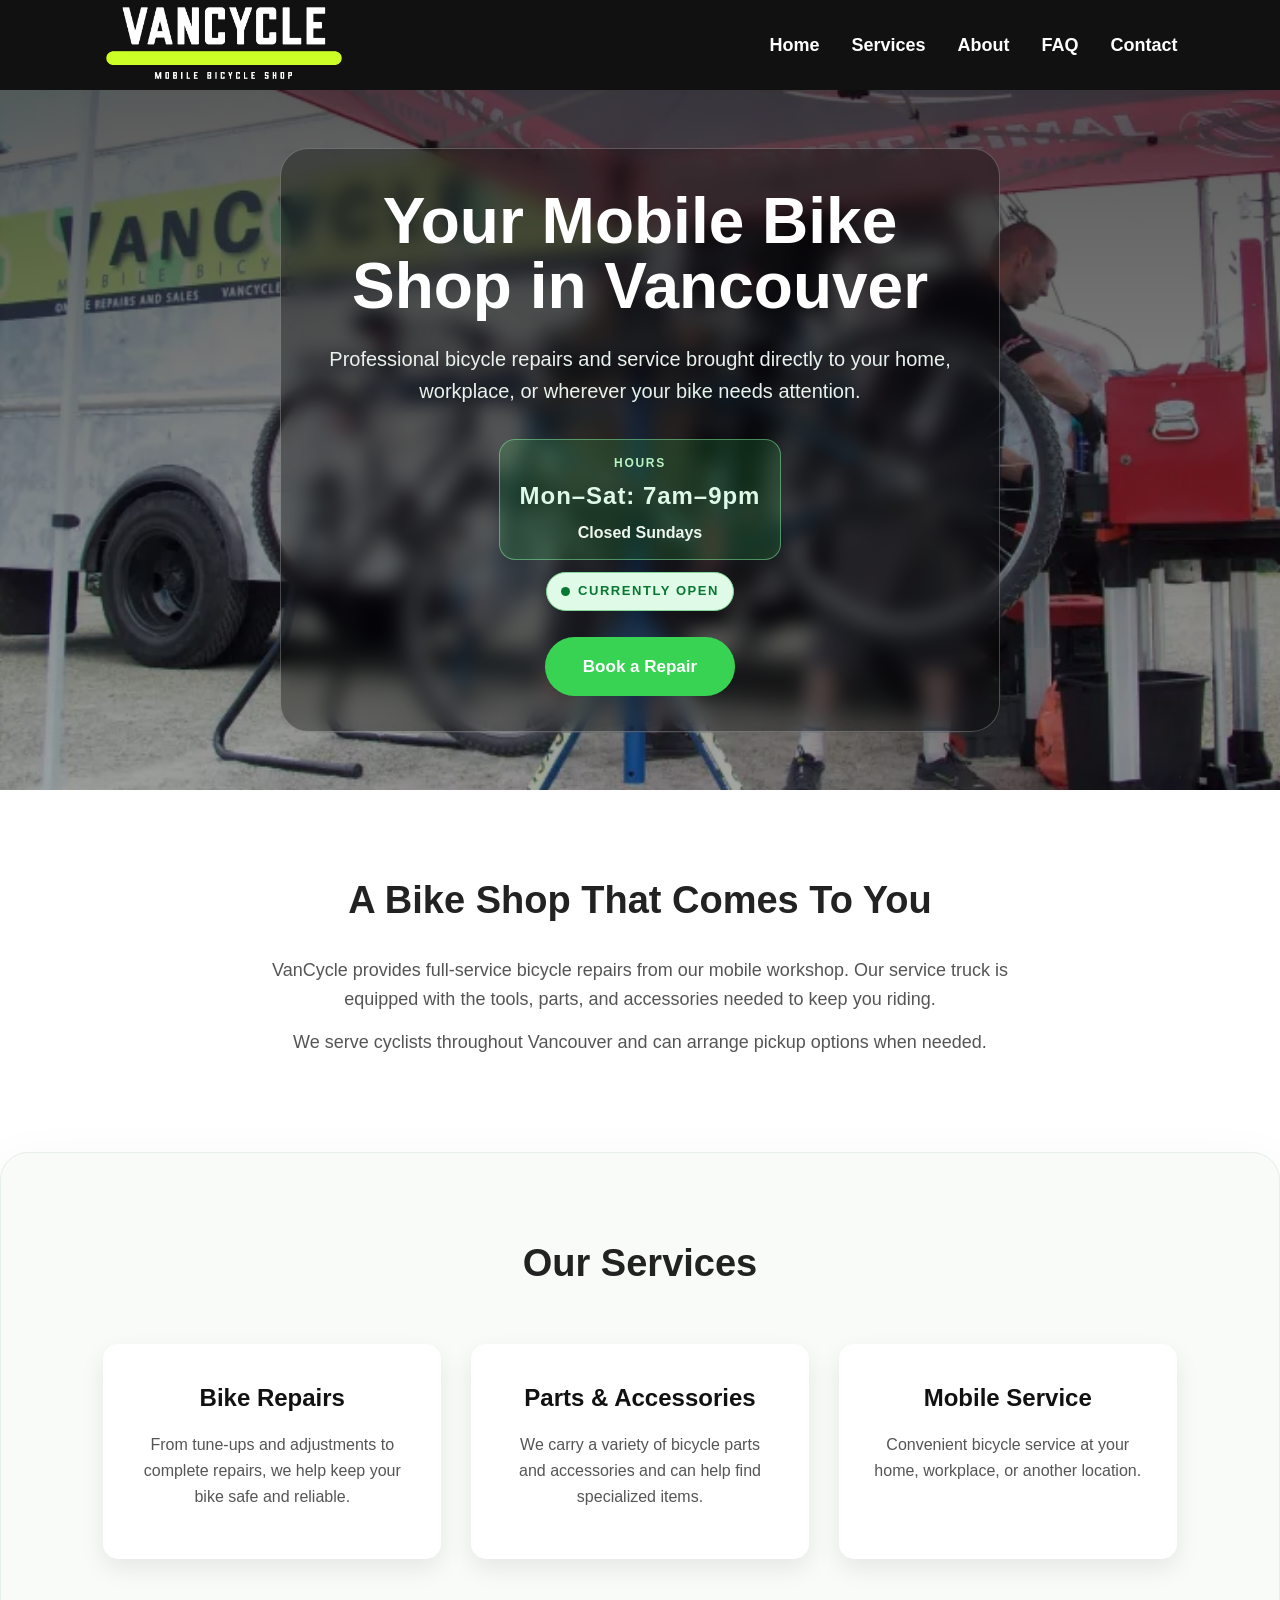
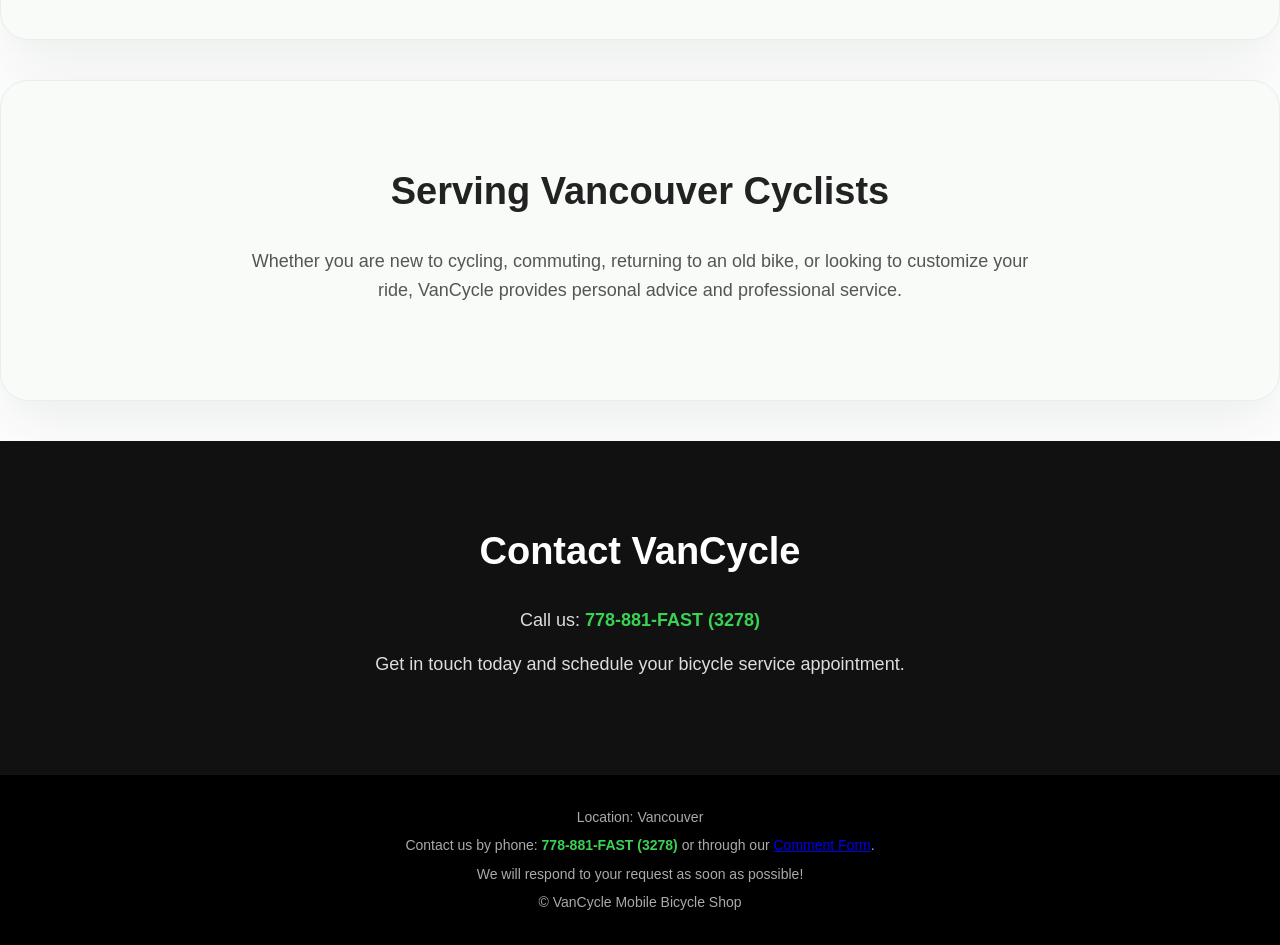
<file: index.html>
<!DOCTYPE html>
<html lang="en">
<head>
    <meta charset="UTF-8">
    <meta name="viewport" content="width=device-width, initial-scale=1.0">
    <title>VanCycle Mobile Bicycle Shop</title>
    <link rel="stylesheet" href="vancycle.css">
</head>

<body>

<header>
    <nav>
        <h1><img src="./VC Website Images/Van Cycle.png" alt="VanCycle logo"></h1>
        <input type="checkbox" id="nav-toggle" class="nav-toggle">
        <label for="nav-toggle" class="nav-toggle-label"><span></span><strong>Menu</strong></label>
        <ul class="nav-links">
            <li><a href="index.html">Home</a></li>
            <li><a href="VCServices.html">Services</a></li>
            <li><a href="VCAbout.html">About</a></li>
            <li><a href="VCFAQ.html">FAQ</a></li>
            <li><a href="VCContact.html">Contact</a></li>
        </ul>
    </nav>
</header>


<section class="hero">
    <div class="hero-content">
        <h2>Your Mobile Bike Shop in Vancouver</h2>
        <p>
            Professional bicycle repairs and service brought directly to your
            home, workplace, or wherever your bike needs attention.
        </p>

        <div class="hero-hours">
            <div class="hours-box hero-hours-box">
                <span class="hours-label">Hours</span>
                <strong>Mon–Sat: 7am–9pm</strong>
                <span class="hours-closed">Closed Sundays</span>
            </div>
            <div class="store-status status-open" id="home-store-status">
                <span class="status-dot"></span>
                <span class="status-text">Currently Open</span>
            </div>
        </div>

        <a class="button" href="VCComment.html">Book a Repair</a>
    </div>
</section>


<section class="intro">

    <h2>A Bike Shop That Comes To You</h2>

    <p>
        VanCycle provides full-service bicycle repairs from our mobile workshop.
        Our service truck is equipped with the tools, parts, and accessories
        needed to keep you riding.
    </p>

    <p>
        We serve cyclists throughout Vancouver and can arrange pickup options
        when needed.
    </p>

</section>


<section class="services">

    <h2>Our Services</h2>

    <div class="cards">

        <div class="card">
            <h3>Bike Repairs</h3>
            <p>
                From tune-ups and adjustments to complete repairs, we help keep
                your bike safe and reliable.
            </p>
        </div>


        <div class="card">
            <h3>Parts & Accessories</h3>
            <p>
                We carry a variety of bicycle parts and accessories and can
                help find specialized items.
            </p>
        </div>


        <div class="card">
            <h3>Mobile Service</h3>
            <p>
                Convenient bicycle service at your home, workplace, or another
                location.
            </p>
        </div>

    </div>

</section>


<section class="about">

    <h2>Serving Vancouver Cyclists</h2>

    <p>
        Whether you are new to cycling, commuting, returning to an old bike,
        or looking to customize your ride, VanCycle provides personal advice
        and professional service.
    </p>

</section>


<section id="contact" class="contact">

    <h2>Contact VanCycle</h2>

    <p>Call us: <strong><a class="phone-link" href="tel:7788813278">778-881-FAST (3278)</a></strong></p>

    <p>
        Get in touch today and schedule your bicycle service appointment.
    </p>

</section>


<footer>
    <p>Location: Vancouver</p>
    <p>Contact us by phone: <strong><a class="phone-link" href="tel:7788813278">778-881-FAST (3278)</a></strong> or through our <a href="VCComment.html">Comment Form</a>.</p>
    <p>We will respond to your request as soon as possible!</p>
    <p>© VanCycle Mobile Bicycle Shop</p>
</footer>

<script>
    (function () {
        const now = new Date();
        const day = now.getDay();
        const hour = now.getHours();

        const isStoreOpen = day >= 1 && day <= 6 && hour >= 7 && hour < 21;
        const homeHoursBox = document.querySelector('.hero-hours');
        const homeStoreStatus = document.getElementById('home-store-status');

        if (homeHoursBox && !isStoreOpen) {
            homeHoursBox.classList.add('is-out-of-hours');
        }

        if (homeStoreStatus) {
            homeStoreStatus.classList.toggle('status-open', isStoreOpen);
            homeStoreStatus.classList.toggle('status-closed', !isStoreOpen);
            homeStoreStatus.querySelector('.status-text').textContent = isStoreOpen ? 'Currently Open' : 'Currently Closed';
        }
    })();
</script>

</body>
</html>
</file>
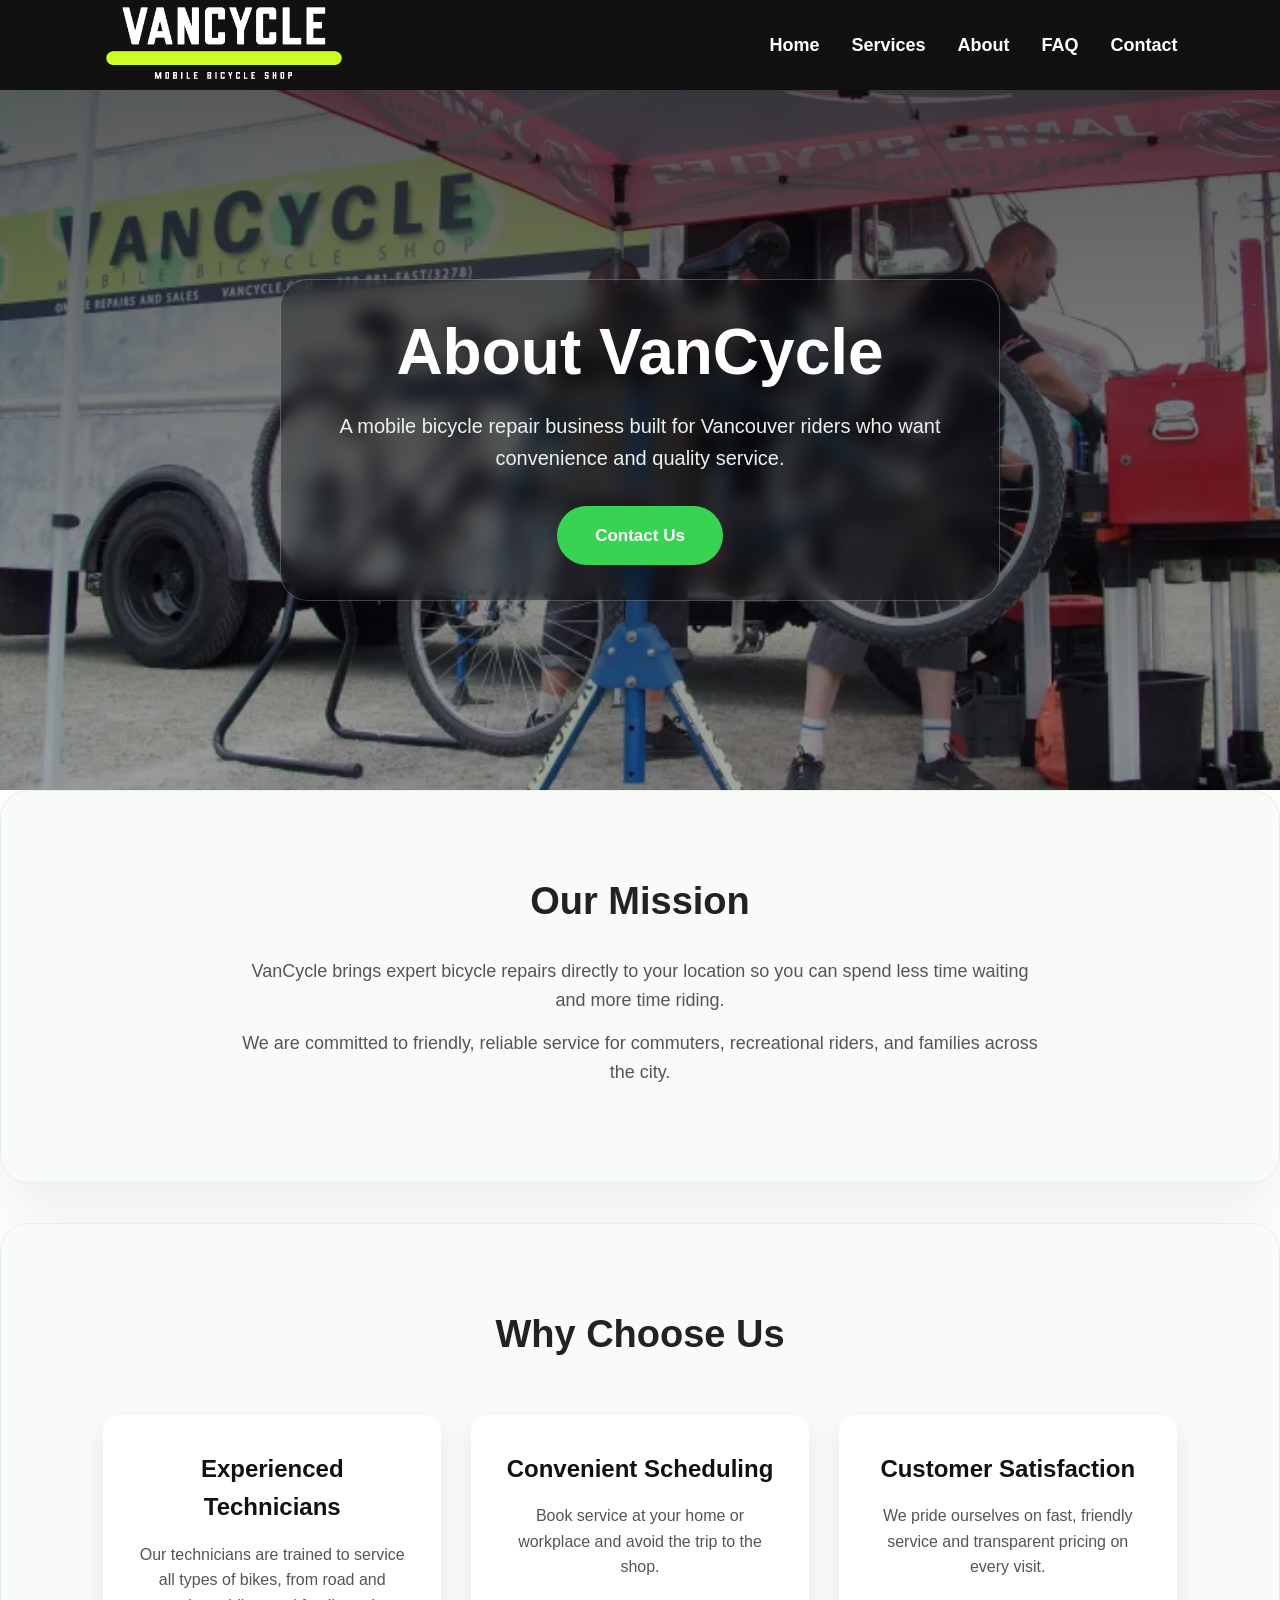
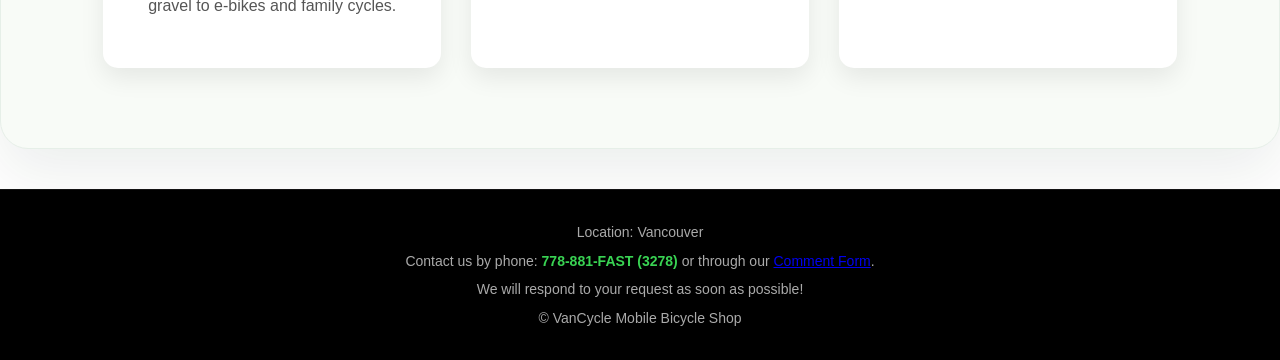
<file: VCAbout.html>
<!DOCTYPE html>
<html lang="en">
<head>
    <meta charset="UTF-8">
    <meta name="viewport" content="width=device-width, initial-scale=1.0">
    <title>About | VanCycle Mobile Bicycle Shop</title>
    <link rel="stylesheet" href="vancycle.css">
</head>
<body>

<header>
    <nav>
        <h1><img src="./VC Website Images/Van Cycle.png" alt="VanCycle logo"></h1>
        <input type="checkbox" id="nav-toggle" class="nav-toggle">
        <label for="nav-toggle" class="nav-toggle-label"><span></span><strong>Menu</strong></label>
        <ul class="nav-links">
            <li><a href="index.html">Home</a></li>
            <li><a href="VCServices.html">Services</a></li>
            <li><a href="VCAbout.html">About</a></li>
            <li><a href="VCFAQ.html">FAQ</a></li>
            <li><a href="VCContact.html">Contact</a></li>
        </ul>
    </nav>
</header>

<section class="hero">
    <div class="hero-content">
        <h2>About VanCycle</h2>
        <p>A mobile bicycle repair business built for Vancouver riders who want convenience and quality service.</p>
        <a class="button" href="VCContact.html">Contact Us</a>
    </div>
</section>

<section class="about">
    <h2>Our Mission</h2>
    <p>VanCycle brings expert bicycle repairs directly to your location so you can spend less time waiting and more time riding.</p>
    <p>We are committed to friendly, reliable service for commuters, recreational riders, and families across the city.</p>
</section>

<section class="services">
    <h2>Why Choose Us</h2>
    <div class="cards">
        <div class="card">
            <h3>Experienced Technicians</h3>
            <p>Our technicians are trained to service all types of bikes, from road and gravel to e-bikes and family cycles.</p>
        </div>
        <div class="card">
            <h3>Convenient Scheduling</h3>
            <p>Book service at your home or workplace and avoid the trip to the shop.</p>
        </div>
        <div class="card">
            <h3>Customer Satisfaction</h3>
            <p>We pride ourselves on fast, friendly service and transparent pricing on every visit.</p>
        </div>
    </div>
</section>

<footer>
    <p>Location: Vancouver</p>
    <p>Contact us by phone: <strong><a class="phone-link" href="tel:7788813278">778-881-FAST (3278)</a></strong> or through our <a href="VCComment.html">Comment Form</a>.</p>
    <p>We will respond to your request as soon as possible!</p>
    <p>© VanCycle Mobile Bicycle Shop</p>
</footer>

</body>
</html>
</file>
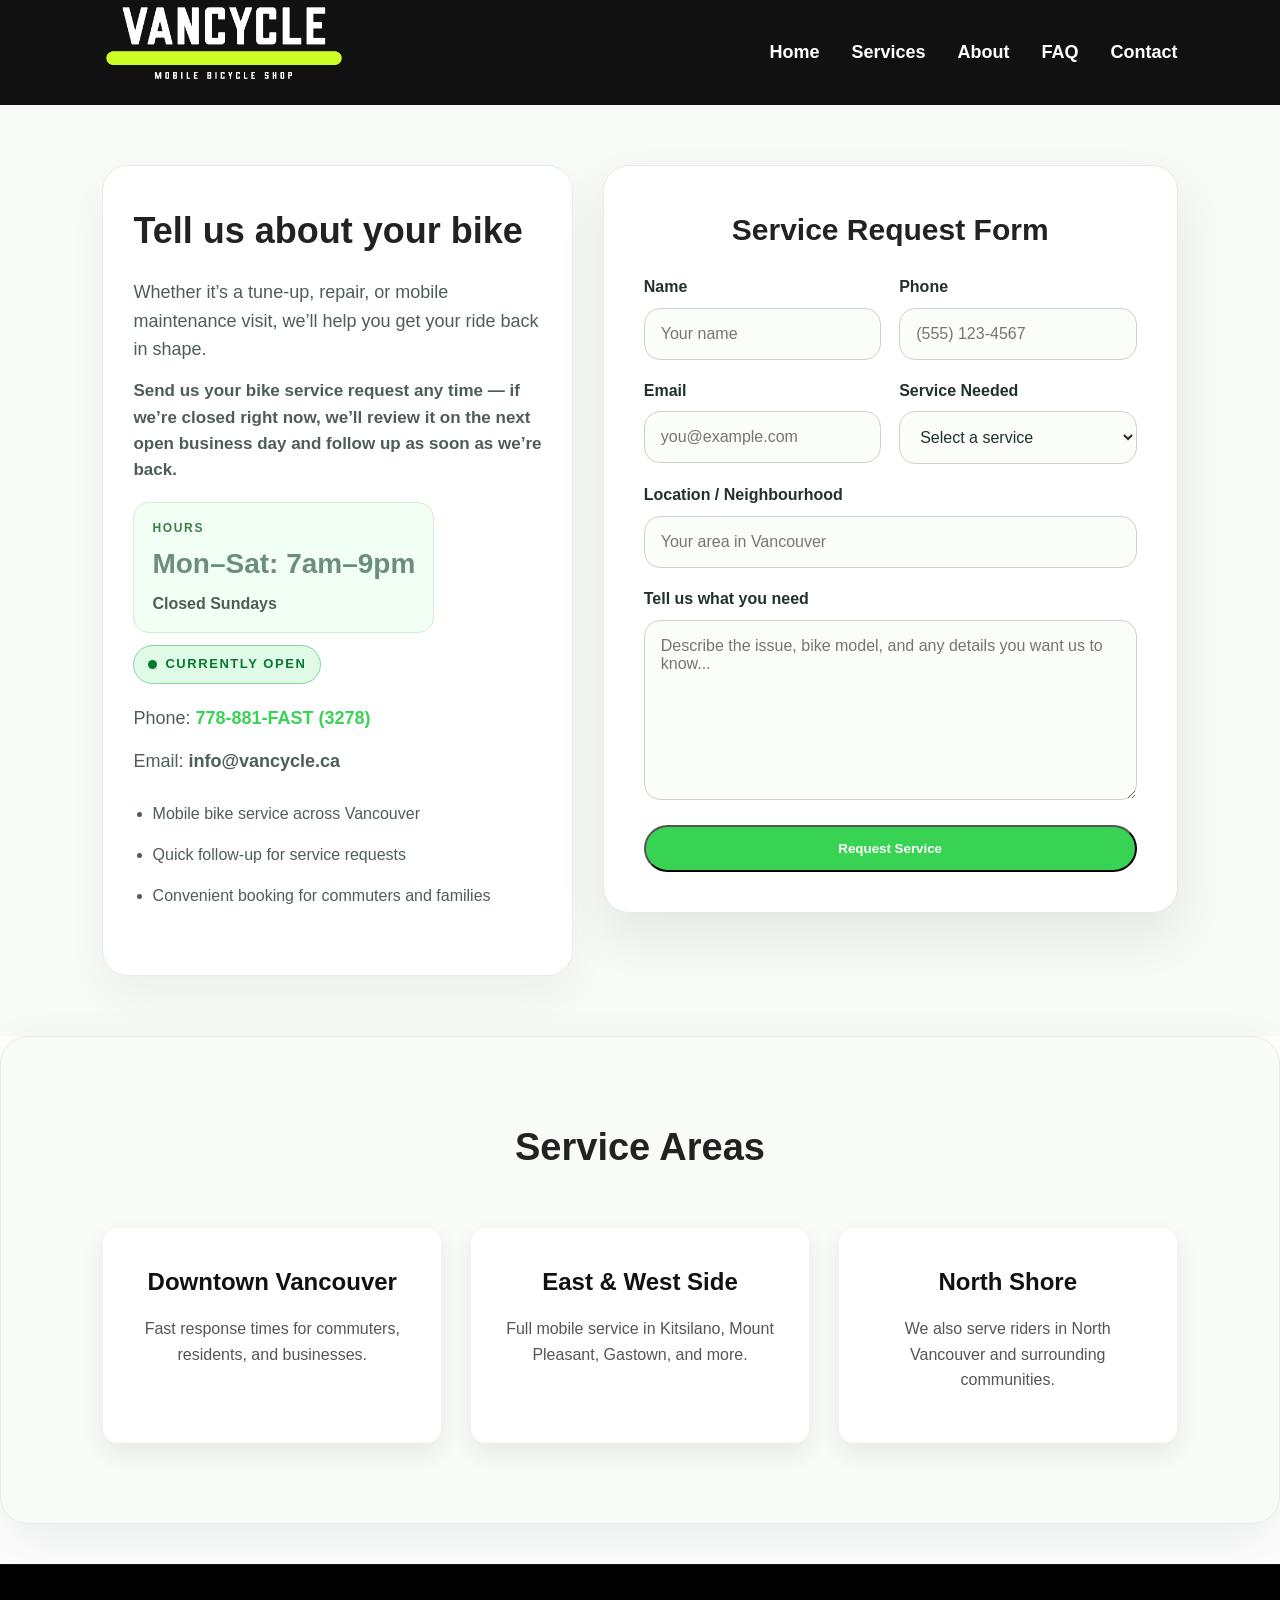
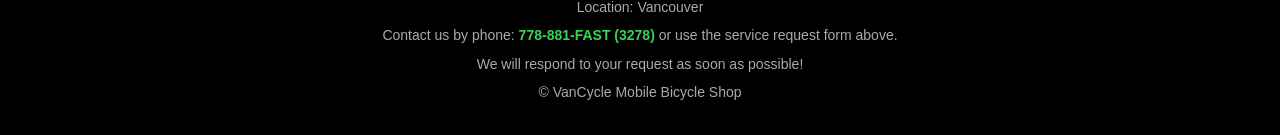
<file: VCComment.html>
<!DOCTYPE html>
<html lang="en">
<head>
    <meta charset="UTF-8">
    <meta http-equiv="refresh" content="0; url=VCContact.html">
    <meta name="viewport" content="width=device-width, initial-scale=1.0">
    <title>Redirecting to Service Request | VanCycle Mobile Bicycle Shop</title>
    <link rel="stylesheet" href="vancycle.css">
</head>
<body>
    <p style="display:none;">Redirecting to the service request form...</p>
</body>
</html>
</file>
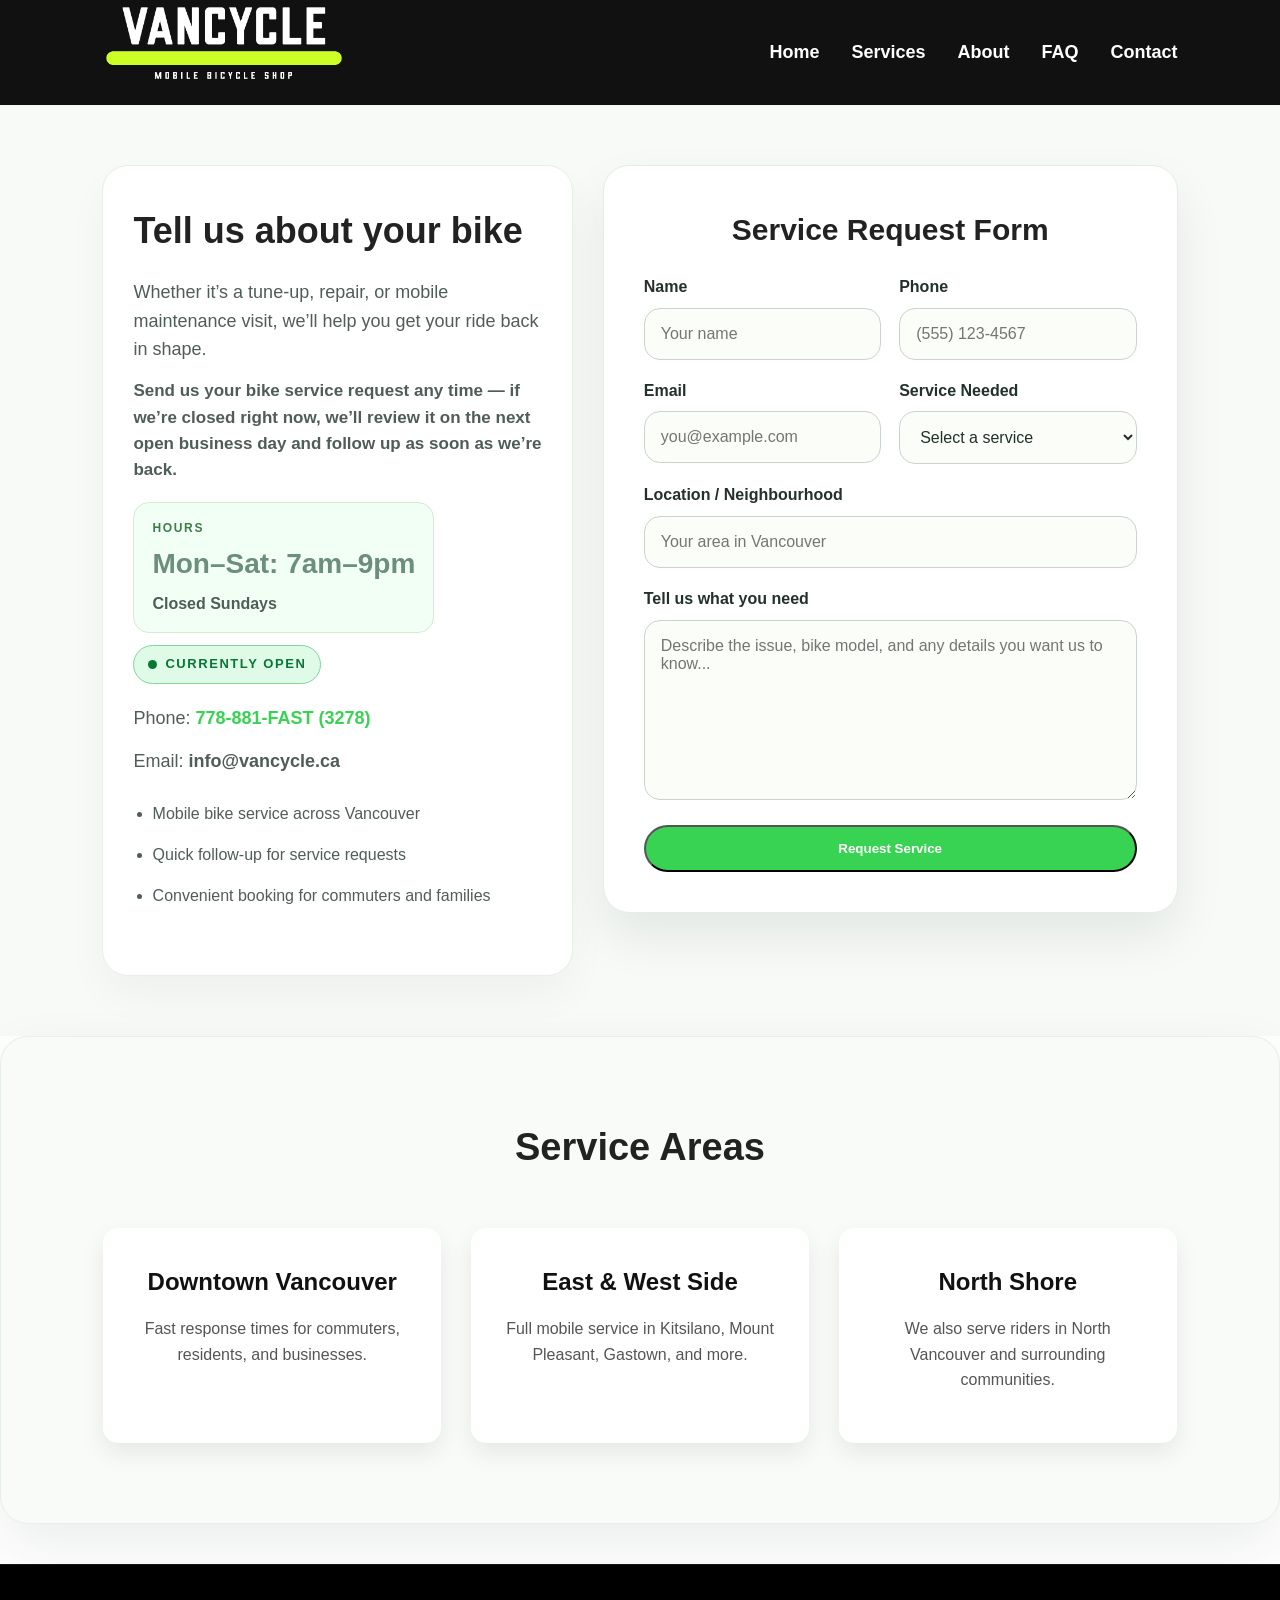
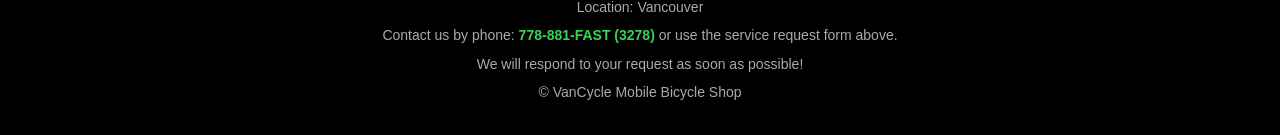
<file: VCContact.html>
<!DOCTYPE html>
<html lang="en">
<head>
    <meta charset="UTF-8">
    <meta name="viewport" content="width=device-width, initial-scale=1.0">
    <title>Request Service | VanCycle Mobile Bicycle Shop</title>
    <link rel="stylesheet" href="vancycle.css">
</head>
<body>

<header>
    <nav>
        <h1><a href="index.html"><img src="./VC Website Images/Van Cycle.png" alt="VanCycle logo"></a></h1>
        <input type="checkbox" id="nav-toggle" class="nav-toggle">
        <label for="nav-toggle" class="nav-toggle-label"><span></span><strong>Menu</strong></label>
        <ul class="nav-links">
            <li><a href="index.html">Home</a></li>
            <li><a href="VCServices.html">Services</a></li>
            <li><a href="VCAbout.html">About</a></li>
            <li><a href="VCFAQ.html">FAQ</a></li>
            <li><a href="VCContact.html">Contact</a></li>
        </ul>
    </nav>
</header>

<section class="contact-panel" id="service-request">
    <div class="contact-layout">
        <div class="contact-info">
            <h2>Tell us about your bike</h2>
            <p>Whether it’s a tune-up, repair, or mobile maintenance visit, we’ll help you get your ride back in shape.</p>
            <p class="request-invite">Send us your bike service request any time — if we’re closed right now, we’ll review it on the next open business day and follow up as soon as we’re back.</p>
            <div class="hours-layout">
                <div class="hours-box" id="hours-box">
                    <span class="hours-label">Hours</span>
                    <strong>Mon–Sat: 7am–9pm</strong>
                    <span class="hours-closed">Closed Sundays</span>
                </div>
                <div class="store-status status-open" id="contact-store-status">
                    <span class="status-dot"></span>
                    <span class="status-text">Currently Open</span>
                </div>
            </div>
            <p>Phone: <strong><a class="phone-link" href="tel:7788813278">778-881-FAST (3278)</a></strong></p>
            <p>Email: <strong>info@vancycle.ca</strong></p>
            <ul>
                <li>Mobile bike service across Vancouver</li>
                <li>Quick follow-up for service requests</li>
                <li>Convenient booking for commuters and families</li>
            </ul>
        </div>

        <div class="form-card service-form-card">
            <h3>Service Request Form</h3>
            <form class="comment-form service-form" action="mailto:info@vancycle.ca" method="post" enctype="text/plain">
                <div class="form-row">
                    <div>
                        <label for="name">Name</label>
                        <input type="text" id="name" name="name" placeholder="Your name" required>
                    </div>
                    <div>
                        <label for="phone">Phone</label>
                        <input type="tel" id="phone" name="phone" placeholder="(555) 123-4567">
                    </div>
                </div>

                <div class="form-row">
                    <div>
                        <label for="email">Email</label>
                        <input type="email" id="email" name="email" placeholder="you@example.com" required>
                    </div>
                    <div>
                        <label for="service-type">Service Needed</label>
                        <select id="service-type" name="service-type" required>
                            <option value="">Select a service</option>
                            <option value="Tune-Up">Tune-Up</option>
                            <option value="Repair">Repair</option>
                            <option value="Brake Service">Brake Service</option>
                            <option value="Flat Tire">Flat Tire</option>
                            <option value="General Maintenance">General Maintenance</option>
                            <option value="Other">Other</option>
                        </select>
                    </div>
                </div>

                <div class="full-width">
                    <label for="location">Location / Neighbourhood</label>
                    <input type="text" id="location" name="location" placeholder="Your area in Vancouver">
                </div>

                <div class="full-width">
                    <label for="message">Tell us what you need</label>
                    <textarea id="message" name="message" placeholder="Describe the issue, bike model, and any details you want us to know..." required></textarea>
                </div>

                <button type="submit" class="button">Request Service</button>
            </form>
        </div>
    </div>
</section>

<section class="services">
    <h2>Service Areas</h2>
    <div class="cards">
        <div class="card">
            <h3>Downtown Vancouver</h3>
            <p>Fast response times for commuters, residents, and businesses.</p>
        </div>
        <div class="card">
            <h3>East &amp; West Side</h3>
            <p>Full mobile service in Kitsilano, Mount Pleasant, Gastown, and more.</p>
        </div>
        <div class="card">
            <h3>North Shore</h3>
            <p>We also serve riders in North Vancouver and surrounding communities.</p>
        </div>
    </div>
</section>

<footer>
    <p>Location: Vancouver</p>
    <p>Contact us by phone: <strong><a class="phone-link" href="tel:7788813278">778-881-FAST (3278)</a></strong> or use the service request form above.</p>
    <p>We will respond to your request as soon as possible!</p>
    <p>© VanCycle Mobile Bicycle Shop</p>
</footer>

<script>
    (function () {
        const now = new Date();
        const day = now.getDay();
        const hour = now.getHours();

        const isStoreOpen = day >= 1 && day <= 6 && hour >= 7 && hour < 21;
        const hoursBox = document.getElementById('hours-box');
        const contactStoreStatus = document.getElementById('contact-store-status');

        if (hoursBox && !isStoreOpen) {
            hoursBox.classList.add('is-out-of-hours');
        }

        if (contactStoreStatus) {
            contactStoreStatus.classList.toggle('status-open', isStoreOpen);
            contactStoreStatus.classList.toggle('status-closed', !isStoreOpen);
            contactStoreStatus.querySelector('.status-text').textContent = isStoreOpen ? 'Currently Open' : 'Currently Closed';
        }
    })();
</script>

</body>
</html>
</file>
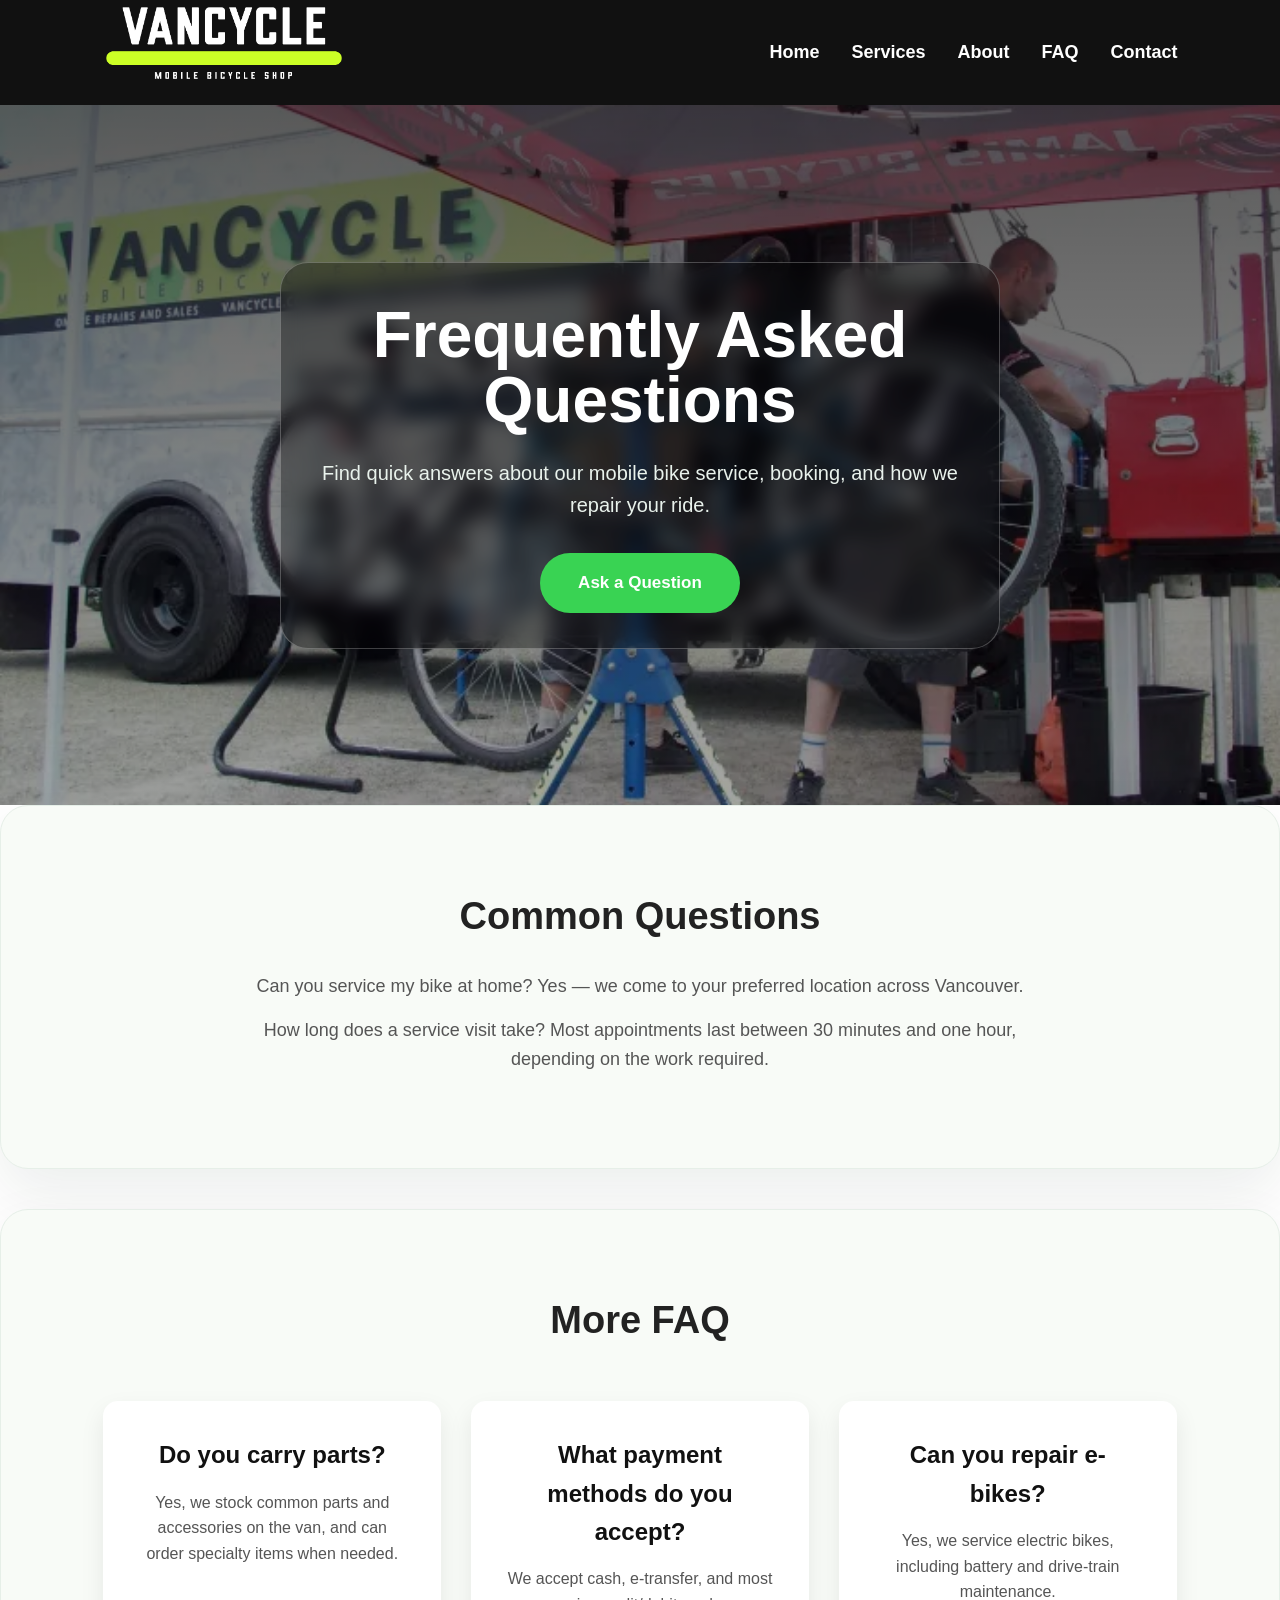
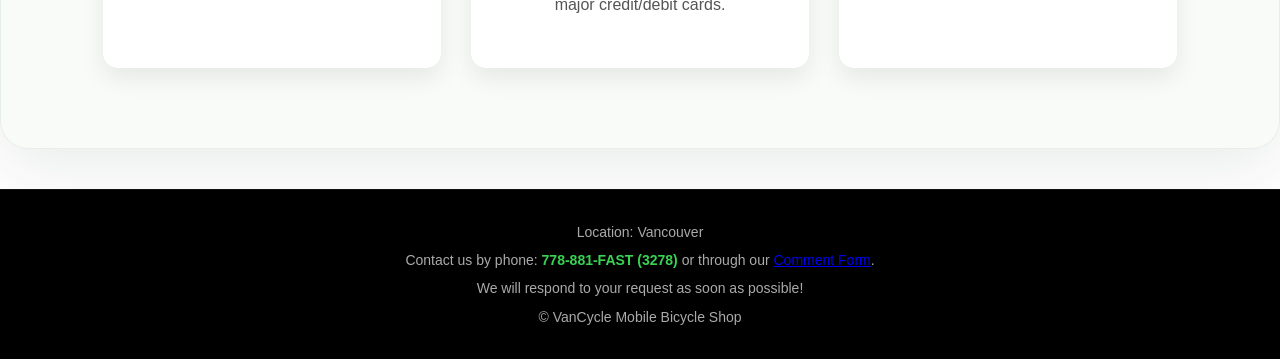
<file: VCFAQ.html>
<!DOCTYPE html>
<html lang="en">
<head>
    <meta charset="UTF-8">
    <meta name="viewport" content="width=device-width, initial-scale=1.0">
    <title>FAQ | VanCycle Mobile Bicycle Shop</title>
    <link rel="stylesheet" href="vancycle.css">
</head>
<body>

<header>
    <nav>
        <h1><a href="index.html"><img src="./VC Website Images/Van Cycle.png" alt="VanCycle logo"></a></h1>
        <input type="checkbox" id="nav-toggle" class="nav-toggle">
        <label for="nav-toggle" class="nav-toggle-label"><span></span><strong>Menu</strong></label>
        <ul class="nav-links">
            <li><a href="index.html">Home</a></li>
            <li><a href="VCServices.html">Services</a></li>
            <li><a href="VCAbout.html">About</a></li>
            <li><a href="VCFAQ.html">FAQ</a></li>
            <li><a href="VCContact.html">Contact</a></li>
        </ul>
    </nav>
</header>

<section class="hero">
    <div class="hero-content">
        <h2>Frequently Asked Questions</h2>
        <p>Find quick answers about our mobile bike service, booking, and how we repair your ride.</p>
        <a class="button" href="VCContact.html">Ask a Question</a>
    </div>
</section>

<section class="about">
    <h2>Common Questions</h2>
    <p>Can you service my bike at home? Yes — we come to your preferred location across Vancouver.</p>
    <p>How long does a service visit take? Most appointments last between 30 minutes and one hour, depending on the work required.</p>
</section>

<section class="services">
    <h2>More FAQ</h2>
    <div class="cards">
        <div class="card">
            <h3>Do you carry parts?</h3>
            <p>Yes, we stock common parts and accessories on the van, and can order specialty items when needed.</p>
        </div>
        <div class="card">
            <h3>What payment methods do you accept?</h3>
            <p>We accept cash, e-transfer, and most major credit/debit cards.</p>
        </div>
        <div class="card">
            <h3>Can you repair e-bikes?</h3>
            <p>Yes, we service electric bikes, including battery and drive-train maintenance.</p>
        </div>
    </div>
</section>

<footer>
    <p>Location: Vancouver</p>
    <p>Contact us by phone: <strong><a class="phone-link" href="tel:7788813278">778-881-FAST (3278)</a></strong> or through our <a href="VCComment.html">Comment Form</a>.</p>
    <p>We will respond to your request as soon as possible!</p>
    <p>© VanCycle Mobile Bicycle Shop</p>
</footer>

</body>
</html>
</file>
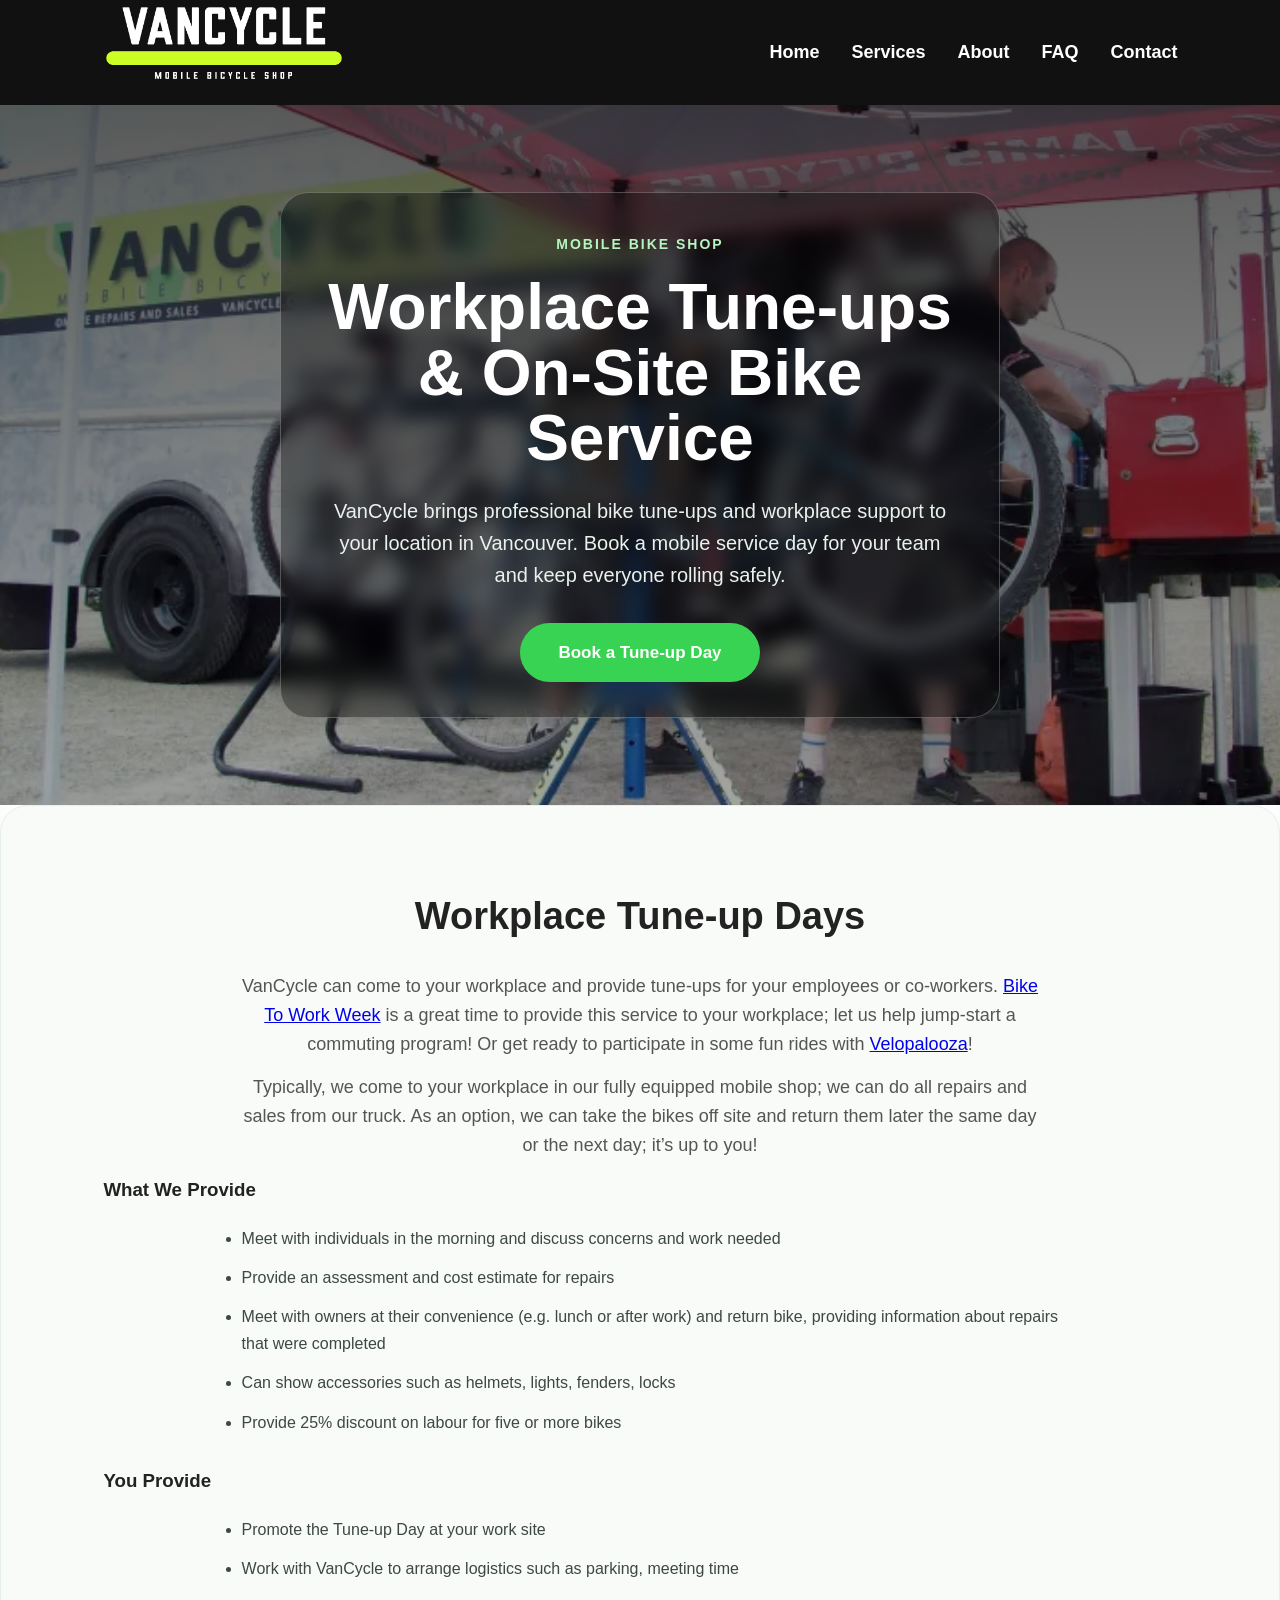
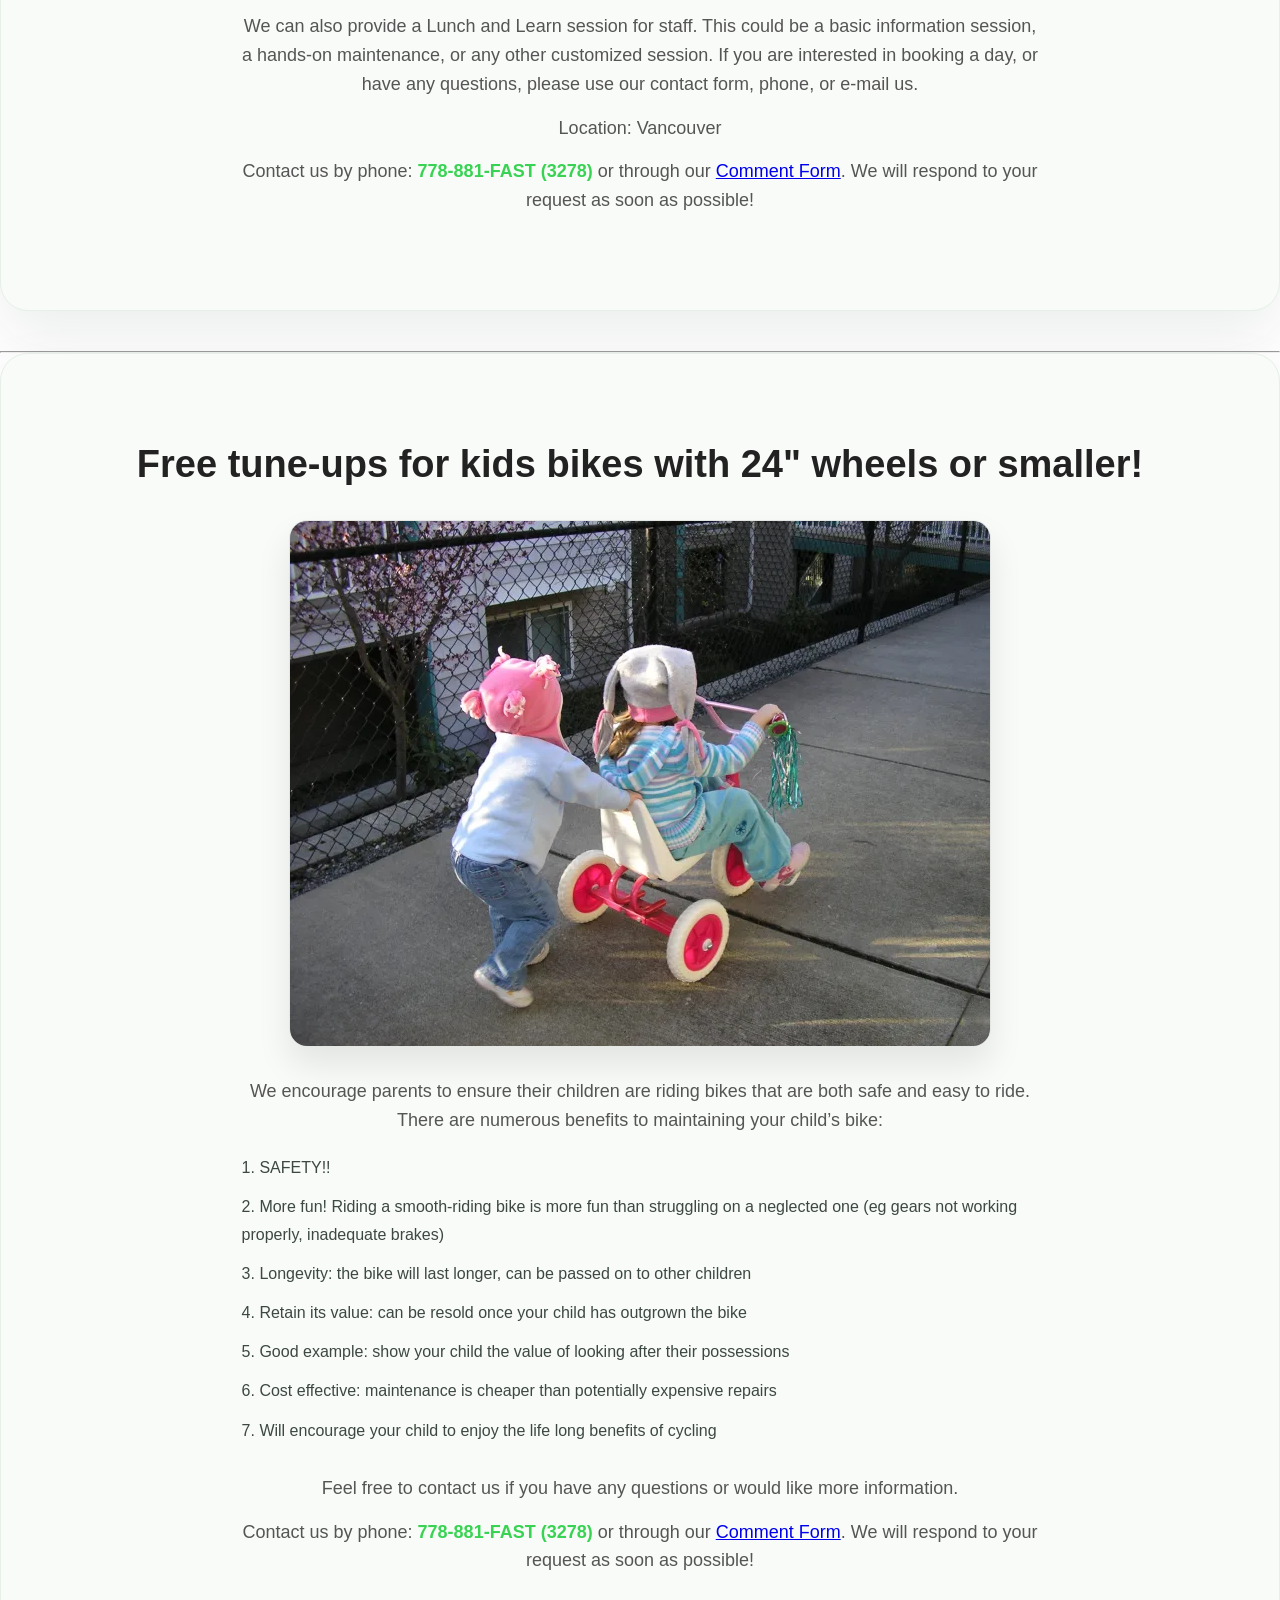
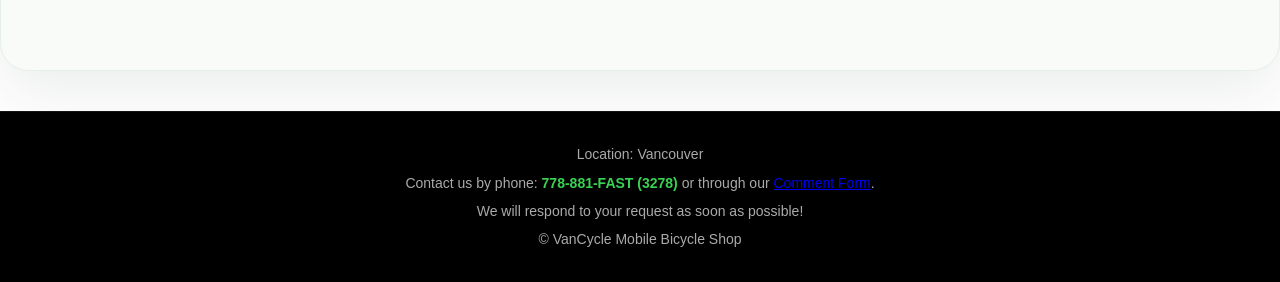
<file: VCServices.html>
<!DOCTYPE html>
<html lang="en">
<head>
    <meta charset="UTF-8">
    <meta name="viewport" content="width=device-width, initial-scale=1.0">
    <title>Services | VanCycle Mobile Bicycle Shop</title>
    <link rel="stylesheet" href="vancycle.css">
</head>
<body>

<header>
    <nav>
        <h1><a href="index.html"><img src="./VC Website Images/Van Cycle.png" alt="VanCycle logo"></a></h1>
        <input type="checkbox" id="nav-toggle" class="nav-toggle">
        <label for="nav-toggle" class="nav-toggle-label"><span></span><strong>Menu</strong></label>
        <ul class="nav-links">
            <li><a href="index.html">Home</a></li>
            <li><a href="VCServices.html">Services</a></li>
            <li><a href="VCAbout.html">About</a></li>
            <li><a href="VCFAQ.html">FAQ</a></li>
            <li><a href="VCContact.html">Contact</a></li>
        </ul>
    </nav>
</header>

<section class="hero">
    <div class="hero-content">
        <p class="eyebrow">Mobile Bike Shop</p>
        <h2>Workplace Tune-ups & On-Site Bike Service</h2>
        <p>VanCycle brings professional bike tune-ups and workplace support to your location in Vancouver. Book a mobile service day for your team and keep everyone rolling safely.</p>
        <a class="button" href="VCComment.html">Book a Tune-up Day</a>
    </div>
</section>

<section class="services">
    <h2>Workplace Tune-up Days</h2>
    <p>VanCycle can come to your workplace and provide tune-ups for your employees or co-workers. <a href="https://bikehub.ca/bike-to-work">Bike To Work Week</a> is a great time to provide this service to your workplace; let us help jump-start a commuting program! Or get ready to participate in some fun rides with <a href="http://www.velopalooza.ca/">Velopalooza</a>!</p>
    <p>Typically, we come to your workplace in our fully equipped mobile shop; we can do all repairs and sales from our truck. As an option, we can take the bikes off site and return them later the same day or the next day; it’s up to you!</p>
    <h3>What We Provide</h3>
    <ul>
        <li>Meet with individuals in the morning and discuss concerns and work needed</li>
        <li>Provide an assessment and cost estimate for repairs</li>
        <li>Meet with owners at their convenience (e.g. lunch or after work) and return bike, providing information about repairs that were completed</li>
        <li>Can show accessories such as helmets, lights, fenders, locks</li>
        <li>Provide 25% discount on labour for five or more bikes</li>
    </ul>
    <h3>You Provide</h3>
    <ul>
        <li>Promote the Tune-up Day at your work site</li>
        <li>Work with VanCycle to arrange logistics such as parking, meeting time</li>
    </ul>
    <p>We can also provide a Lunch and Learn session for staff. This could be a basic information session, a hands-on maintenance, or any other customized session. If you are interested in booking a day, or have any questions, please use our contact form, phone, or e-mail us.</p>
    <p>Location: Vancouver</p>
    <p>Contact us by phone: <strong><a class="phone-link" href="tel:7788813278">778-881-FAST (3278)</a></strong> or through our <a href="http://wp.me/PTHdF-Rx">Comment Form</a>. We will respond to your request as soon as possible!</p>
</section>

<hr>

<section class="services">
    <h2>Free tune-ups for kids bikes with 24" wheels or smaller!</h2>
    <figure class="image-block">
        <a href="./VC Website Images/Kids Tune Up Services.webp">
            <img src="./VC Website Images/Kids Tune Up Services.webp" alt="Kids with trike">
        </a>
    </figure>
    <p>We encourage parents to ensure their children are riding bikes that are both safe and easy to ride. There are numerous benefits to maintaining your child’s bike:</p>
    <ol>
        <li>SAFETY!!</li>
        <li>More fun! Riding a smooth-riding bike is more fun than struggling on a neglected one (eg gears not working properly, inadequate brakes)</li>
        <li>Longevity: the bike will last longer, can be passed on to other children</li>
        <li>Retain its value: can be resold once your child has outgrown the bike</li>
        <li>Good example: show your child the value of looking after their possessions</li>
        <li>Cost effective: maintenance is cheaper than potentially expensive repairs</li>
        <li>Will encourage your child to enjoy the life long benefits of cycling</li>
    </ol>
    <p>Feel free to contact us if you have any questions or would like more information.</p>
    <p>Contact us by phone: <strong><a class="phone-link" href="tel:7788813278">778-881-FAST (3278)</a></strong> or through our <a href="http://wp.me/PTHdF-Rx">Comment Form</a>. We will respond to your request as soon as possible!</p>
</section>

<footer>
    <p>Location: Vancouver</p>
    <p>Contact us by phone: <strong><a class="phone-link" href="tel:7788813278">778-881-FAST (3278)</a></strong> or through our <a href="http://wp.me/PTHdF-Rx">Comment Form</a>.</p>
    <p>We will respond to your request as soon as possible!</p>
    <p>© VanCycle Mobile Bicycle Shop</p>
</footer>

</body>
</html>
</file>
<file: vancycle.css>
/* VanCycle Modern Website CSS */

* {
    margin: 0;
    padding: 0;
    box-sizing: border-box;
}

html {
    scroll-behavior: smooth;
}

body {
    font-family: "Inter", "Segoe UI", Arial, sans-serif;
    color: #222;
    line-height: 1.6;
    background: #ffffff;
}


/* =========================
   HEADER / NAVIGATION
========================= */

header {
    background: #111;
    color: white;
    padding: 0 8%;
    position: sticky;
    top: 0;
    z-index: 100;
}


nav {
    display: flex;
    align-items: center;
    justify-content: space-between;
    gap: 24px;
    min-height: 90px;
    position: relative;
}


nav h1 {
    margin: 0;
    font-size: 32px;
    font-weight: 700;
    letter-spacing: 1px;
}

nav h1 a {
    display: inline-flex;
    align-items: center;
}

nav h1 img {
    display: block;
    max-height: 90px;
    width: auto;
}


.nav-toggle {
    position: absolute;
    opacity: 0;
    width: 0;
    height: 0;
    pointer-events: none;
}

nav .nav-toggle-label {
    display: none;
    min-width: 110px;
    height: 44px;
    border: 1px solid rgba(255,255,255,0.18);
    border-radius: 14px;
    cursor: pointer;
    position: relative;
    flex-shrink: 0;
    align-items: center;
    justify-content: center;
    padding: 0 14px;
    gap: 10px;
}

nav .nav-toggle-label span {
    display: inline-block;
    width: 22px;
    height: 2px;
    background: white;
    position: relative;
    transition: transform 0.25s ease, opacity 0.25s ease;
    border-radius: 2px;
}

nav .nav-toggle-label span::before,
nav .nav-toggle-label span::after {
    content: "";
    display: block;
    width: 22px;
    height: 2px;
    background: white;
    position: absolute;
    left: 0;
    transition: transform 0.25s ease, opacity 0.25s ease;
    border-radius: 2px;
}

nav .nav-toggle-label span::before {
    content: "";
    transform: translateY(-7px);
}

nav .nav-toggle-label span::after {
    content: "";
    transform: translateY(7px);
}

.nav-toggle:checked + .nav-toggle-label span {
    background: transparent;
}

.nav-toggle:checked + .nav-toggle-label span::before {
    transform: rotate(45deg);
}

.nav-toggle:checked + .nav-toggle-label span::after {
    transform: rotate(-45deg);
}


nav ul {
    display: flex;
    gap: 32px;
    list-style: none;
    flex: 1;
    justify-content: flex-end;
    align-items: center;
    margin: 0;
    padding: 0;
}


nav a {
    color: white;
    text-decoration: none;
    font-size: 18px;
    font-weight: 600;
    transition: 0.3s;
}


nav a:hover {
    color: #39d353;
}



/* =========================
   HERO SECTION
========================= */


.hero {
    min-height: 700px;

    display: flex;
    align-items: center;
    justify-content: center;

    padding: 0 8%;

    background:
        linear-gradient(
            rgba(0,0,0,0.65),
            rgba(0,0,0,0.35)
        ),
        url("./VC\ Website\ Images/Tune Up Services.webp") no-repeat;

    background-size: cover;
    background-position: center;

    color: white;
}


.hero-content {
    max-width: 720px;
    text-align: center;
    padding: 40px 40px 35px;
    border: 1px solid rgba(255,255,255,0.24);
    border-radius: 28px;
    background: rgba(0, 0, 0, 0.32);
    backdrop-filter: blur(10px);
}


.hero .eyebrow {
    color: #b8f3c0;
    letter-spacing: 2px;
    text-transform: uppercase;
    font-size: 14px;
    margin-bottom: 20px;
    font-weight: 700;
}


.hero h2 {
    font-size: clamp(42px, 5vw, 68px);
    line-height: 1.02;
    margin-bottom: 24px;
}


.hero p {
    font-size: 20px;
    max-width: 640px;
    margin: 0 auto 32px;
    color: #e9f2ec;
}

.hero .button {
    padding: 16px 38px;
    font-size: 17px;
}

.hero-hours {
    display: flex;
    flex-direction: column;
    align-items: center;
    gap: 10px;
    margin: 0 auto 26px;
}

.hero-hours .hours-box {
    display: inline-flex;
    flex-direction: column;
    align-items: center;
    gap: 4px;
    padding: 14px 20px;
    background: rgba(57, 211, 83, 0.16);
    border: 1px solid rgba(141, 255, 170, 0.45);
    border-radius: 16px;
    color: #f2fff4;
    font-size: 17px;
}

.hero-hours.is-out-of-hours .hours-box {
    background: rgba(210, 36, 50, 0.28);
    border-color: rgba(255, 198, 198, 0.88);
    color: #fff5f5;
}

.hero-hours strong {
    font-size: 24px;
    letter-spacing: 0.04em;
}

.hero-hours .hours-box strong {
    font-size: 24px;
    letter-spacing: 0.04em;
    color: #dff9e8;
}

.hero-hours .hours-label {
    font-size: 12px;
    font-weight: 700;
    letter-spacing: 0.14em;
    text-transform: uppercase;
    color: #b8f3c0;
}

.hero-hours .hours-closed {
    font-size: 16px;
    color: #eef7ef;
    font-weight: 600;
}

.store-status {
    display: inline-flex;
    align-items: center;
    justify-content: center;
    gap: 8px;
    width: fit-content;
    padding: 8px 14px;
    border-radius: 999px;
    font-size: 13px;
    font-weight: 800;
    letter-spacing: 0.12em;
    text-transform: uppercase;
    border: 1px solid transparent;
}

.store-status .status-dot {
    width: 9px;
    height: 9px;
    border-radius: 50%;
    background: currentColor;
}

.store-status.status-open {
    background: #dffbe7;
    color: #087733;
    border-color: #82d69a;
}

.store-status.status-closed {
    background: #ffe6e8;
    color: #b32635;
    border-color: #d76676;
}

.hero-hours .store-status {
    margin-top: 2px;
}

.hero-actions {
    display: flex;
    justify-content: center;
    gap: 16px;
    flex-wrap: wrap;
}

.secondary-button {
    background: transparent;
    border: 1px solid rgba(255, 255, 255, 0.45);
}

.secondary-button:hover {
    background: rgba(255, 255, 255, 0.08);
}

.form-section {
    padding: 60px 8%;
}

.form-card {
    max-width: 760px;
    margin: 0 auto;
    padding: 40px;
    background: white;
    border-radius: 26px;
    box-shadow: 0 24px 50px rgba(15, 28, 22, 0.08);
    border: 1px solid #e4ece4;
}

.form-card h2,
.form-card h3 {
    text-align: center;
    margin-bottom: 22px;
    font-size: 34px;
}

.comment-form {
    display: grid;
    gap: 18px;
}

.form-row {
    display: grid;
    grid-template-columns: repeat(2, minmax(0, 1fr));
    gap: 18px;
}

.full-width {
    display: block;
}

.comment-form label {
    display: block;
    font-weight: 600;
    margin-bottom: 8px;
    color: #22312b;
}

.comment-form input,
.comment-form textarea,
.comment-form select {
    width: 100%;
    padding: 16px;
    border: 1px solid #cad4cc;
    border-radius: 16px;
    font-size: 16px;
    background: #fbfdf9;
    color: #20312b;
    font-family: inherit;
}

.comment-form textarea {
    min-height: 180px;
    resize: vertical;
}

.comment-form button {
    align-self: start;
}

.contact-panel {
    padding: 60px 8%;
    background: #f7faf7;
}

.contact-layout {
    display: grid;
    grid-template-columns: 0.9fr 1.1fr;
    gap: 30px;
    align-items: start;
    max-width: 1200px;
    margin: 0 auto;
}

.contact-info {
    background: #ffffff;
    border: 1px solid #e7efe7;
    border-radius: 26px;
    padding: 36px 30px;
    box-shadow: 0 20px 40px rgba(15, 28, 22, 0.04);
}

.contact-info h2 {
    text-align: left;
    margin-bottom: 18px;
    font-size: 36px;
}

.contact-info p,
.contact-info li {
    text-align: left;
    max-width: none;
    margin: 14px 0;
    color: #4f5d58;
}

.request-invite {
    margin: 12px 0 10px;
    color: #49655a;
    font-weight: 600;
    font-size: 17px;
    line-height: 1.55;
}

.hours-layout {
    display: flex;
    align-items: center;
    gap: 12px;
    flex-wrap: wrap;
    margin: 18px 0 20px;
}

.hours-box {
    display: inline-flex;
    flex-direction: column;
    gap: 4px;
    padding: 16px 18px;
    background: #f2fff4;
    border: 1px solid #cfeed3;
    border-radius: 16px;
}

.hours-box.is-out-of-hours {
    background: #fff1f1;
    border-color: #dc4d5d;
}

.hours-label {
    font-size: 12px;
    letter-spacing: 0.14em;
    text-transform: uppercase;
    color: #3d7d4c;
    font-weight: 700;
}

.hours-box.is-out-of-hours .hours-label {
    color: #b42635;
}

.hours-box strong {
    font-size: 28px;
    color: #6b8e7f;
}

.hours-box.is-out-of-hours strong {
    color: #7b1020;
}

.hours-closed {
    font-size: 16px;
    color: #4f5d58;
    font-weight: 600;
}

.hours-box.is-out-of-hours .hours-closed {
    color: #b42635;
}

.hours-layout .store-status {
    margin: 0;
}

.contact-info ul {
    margin-top: 24px;
    padding-left: 1.2rem;
}

.service-form-card {
    max-width: none;
    margin: 0;
}

.service-form-card h3 {
    margin-bottom: 20px;
    font-size: 30px;
}

.service-hero {
    background:
        linear-gradient(
            rgba(0,0,0,0.68),
            rgba(0,0,0,0.38)
        ),
        url("./VC Website Images/Tune Up Services.webp") no-repeat center/cover;
}

section {
    padding: 80px 8%;
}

section.services,
section.about {
    background: #f8fbf7;
    border: 1px solid #e6efe8;
    border-radius: 28px;
    box-shadow: 0 24px 60px rgba(16, 39, 22, 0.08);
    margin-bottom: 40px;
}

section h2 {
    text-align: center;
    font-size: 38px;
    margin-bottom: 35px;
}

section p {
    max-width: 840px;
    margin: 15px auto;
    text-align: center;
    font-size: 18px;
    color: #4b5650;
}

section ul,
section ol {
    max-width: 840px;
    margin: 20px auto 30px;
    padding-left: 1.35rem;
    color: #3d4842;
}

section li {
    margin-bottom: 12px;
    line-height: 1.7;
}

section ol {
    list-style: decimal inside;
}

section.services img,
section.services figure.image-block img {
    display: block;
    margin: 0 auto 30px;
    max-width: 100%;
    border-radius: 18px;
    border: 1px solid rgba(0,0,0,0.08);
    box-shadow: 0 18px 34px rgba(0,0,0,0.09);
}

section figure.image-block {
    margin: 0 auto 30px;
    max-width: 720px;
}

footer {
    background: #040504;
    color: #cfd8d0;
    text-align: center;
    padding: 30px 8%;
    font-size: 15px;
    border-top: 1px solid rgba(255,255,255,0.08);
}

footer p {
    margin: 6px 0;
}

footer .footer-phone,
footer strong.footer-phone,
.phone-link {
    color: #39d353;
    font-weight: 700;
    text-decoration: none;
}

.phone-link:hover {
    color: #7ff39d;
}



/* BUTTON */

.button {

    display: inline-block;

    background: #39d353;
    color: white;

    padding: 14px 32px;

    border-radius: 30px;

    font-weight: bold;

    text-decoration: none;

    transition: 0.3s;

}


.button:hover {

    background: #27a943;

    transform: translateY(-3px);

}



/* =========================
   GENERAL SECTIONS
========================= */


section {

    padding: 80px 8%;

}


section h2 {

    text-align: center;

    font-size: 38px;

    margin-bottom: 25px;

}


section p {

    max-width: 800px;

    margin: 15px auto;

    text-align: center;

    font-size: 18px;

    color: #555;

}



/* =========================
   SERVICES
========================= */


.services {

    background: #f5f7f5;

}



.cards {

    display: grid;

    grid-template-columns: repeat(3, 1fr);

    gap: 30px;

    margin-top: 50px;

}



.card {

    background: white;

    padding: 35px;

    border-radius: 15px;

    text-align: center;

    box-shadow: 
    0 10px 25px rgba(0,0,0,0.08);

    transition: 0.3s;

}



.card:hover {

    transform: translateY(-8px);

    box-shadow:
    0 15px 35px rgba(0,0,0,0.15);

}



.card h3 {

    font-size: 24px;

    margin-bottom: 15px;

    color: #111;

}


.card p {

    font-size: 16px;

}



/* =========================
   ABOUT
========================= */


.about {

    background: white;

}



/* =========================
   CONTACT
========================= */


.contact {

    background: #111;

    color: white;

}


.contact h2 {

    color: white;

}


.contact p {

    color: #ddd;

}



.contact strong {

    color: #39d353;

}



/* =========================
   FOOTER
========================= */


footer {

    background: #000;

    color: #aaa;

    text-align: center;

    padding: 25px;

    font-size: 14px;

}



/* =========================
   MOBILE DESIGN
========================= */


@media(max-width: 900px) {

    header {
        padding: 16px 6%;
    }

    nav {
        flex-wrap: nowrap;
        justify-content: space-between;
        align-items: center;
    }

    .nav-toggle {
        display: block;
    }

    nav .nav-toggle-label {
        display: inline-flex;
    }

    .nav-links {
        position: absolute;
        top: 100%;
        left: 0;
        right: 0;
        margin: 0;
        padding: 10px 0;
        flex-direction: column;
        gap: 0;
        background: #111;
        border-bottom: 1px solid rgba(255,255,255,0.08);
        overflow: hidden;
        max-height: 0;
        transition: max-height 0.3s ease;
        z-index: 99;
    }

    .nav-links li {
        width: 100%;
    }

    .nav-links li a {
        display: block;
        width: 100%;
        padding: 15px 20px;
        font-size: 18px;
        text-align: center;
    }

    .nav-toggle:checked + .nav-toggle-label + .nav-links {
        max-height: 320px;
    }

    .hero {
        text-align: center;
        justify-content: center;
    }

    .cards {
        grid-template-columns: 1fr;
    }

    .contact-layout {
        grid-template-columns: 1fr;
    }

    .form-row {
        grid-template-columns: 1fr;
    }

    section h2 {

        font-size: 32px;

    }

}

@media(max-width: 520px) {

    nav {
        flex-direction: column;
        align-items: center;
        justify-content: flex-start;
        gap: 0px;
    }

    nav h1 {
        margin-bottom: 0;
    }

    nav .nav-toggle-label {
        order: 1;
        margin-top: 0;
    }

    .nav-links {
        position: static;
        width: 100%;
        max-height: 0;
        box-shadow: none;
        border-bottom: none;
    }

    .nav-links li a {
        padding: 14px 20px;
    }

    .nav-toggle:checked + .nav-toggle-label + .nav-links {
        max-height: 420px;
    }
}
</file>
